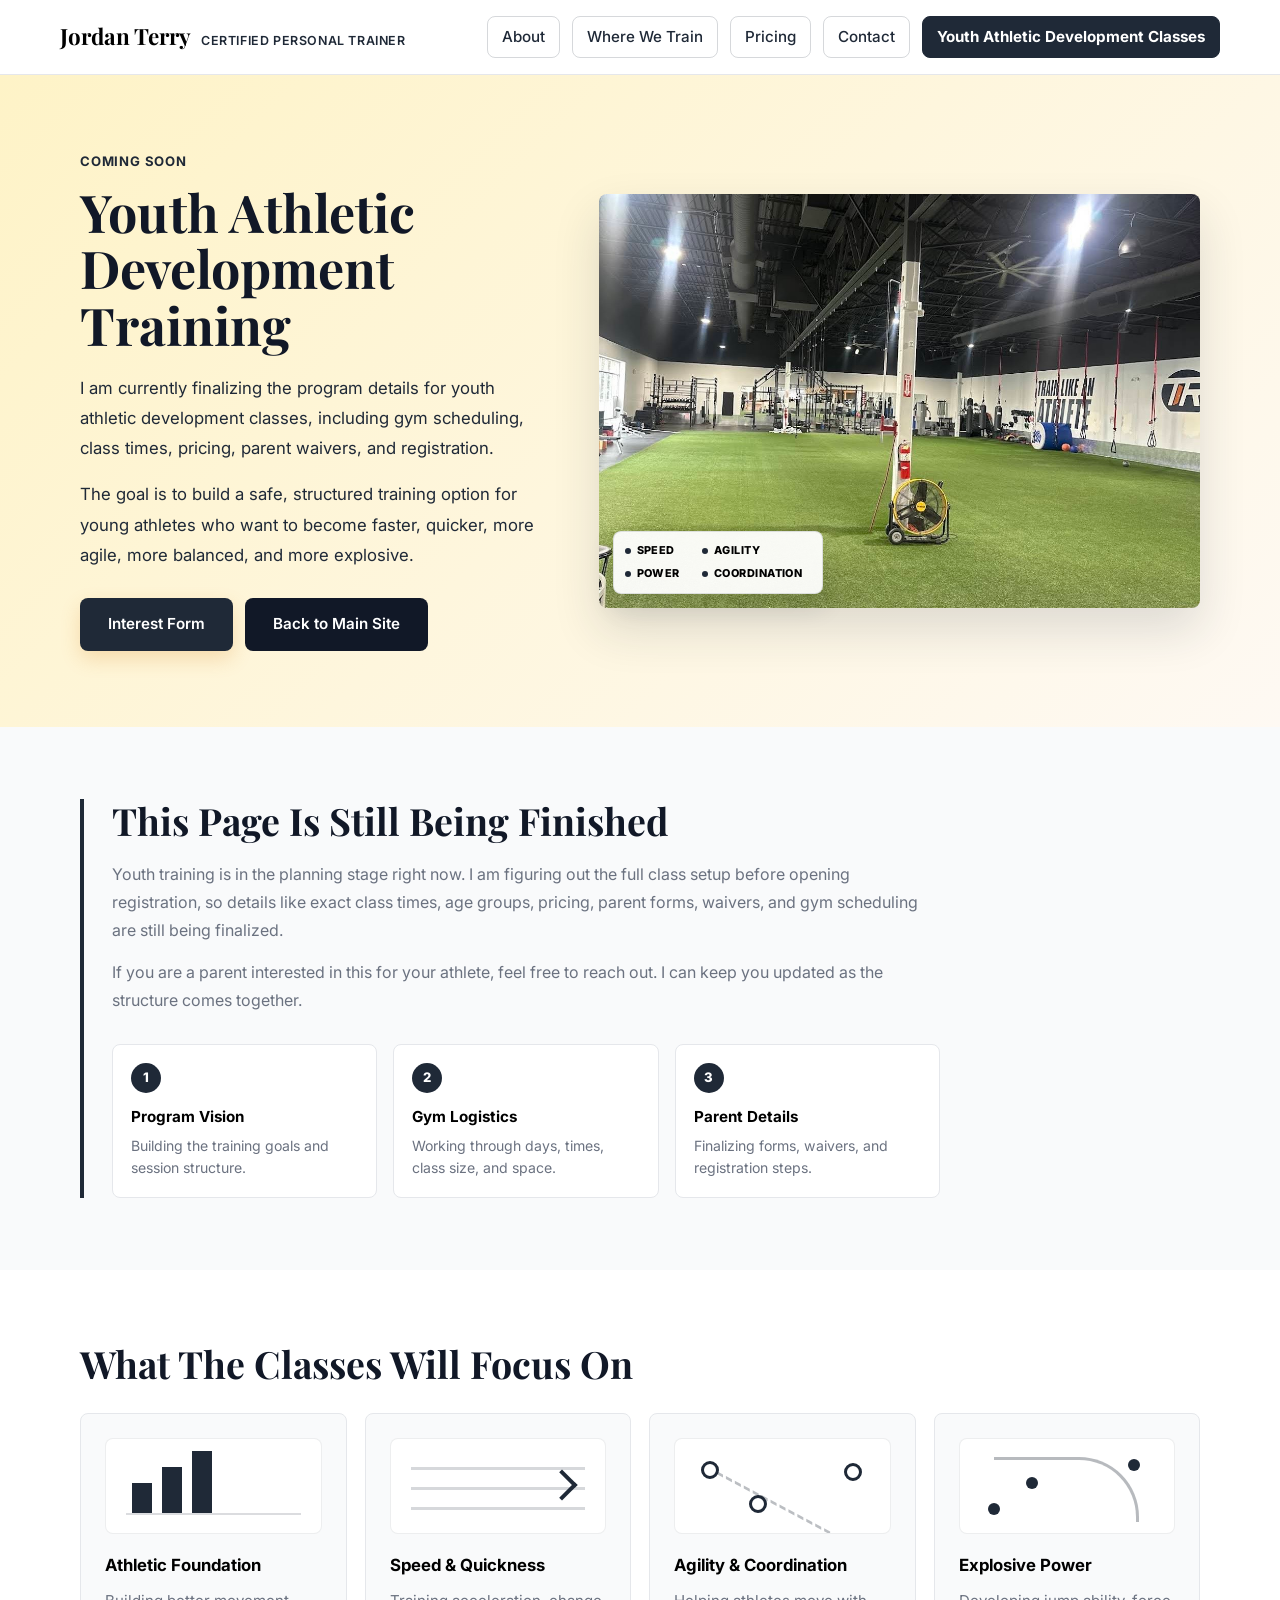
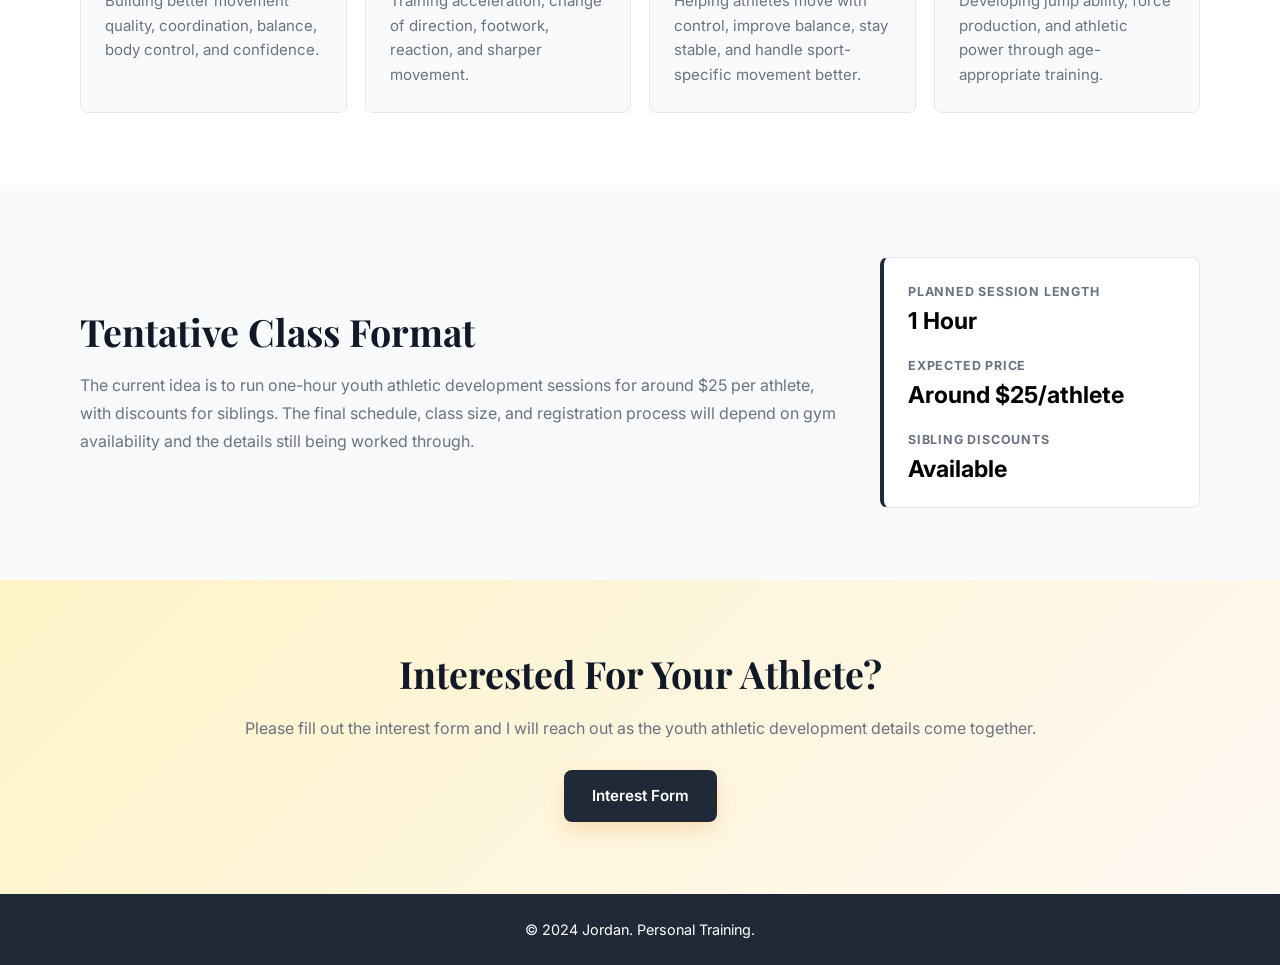
<file: youth-athletic-development/index.html>
<!doctype html>
<html lang="en">
  <head>
    <meta charset="utf-8" />
    <meta name="viewport" content="width=device-width, initial-scale=1" />
    <title>Youth Athletic Development - Jordan Terry Training</title>
    <link rel="preconnect" href="https://fonts.googleapis.com" />
    <link rel="preconnect" href="https://fonts.gstatic.com" crossorigin />
    <link href="https://fonts.googleapis.com/css2?family=Inter:wght@400;500;600;700&amp;family=Playfair+Display:wght@600;700&amp;display=swap" rel="stylesheet" />
    <link rel="stylesheet" href="../styles.css" />
  </head>
  <body>
    <nav class="navbar">
      <div class="nav-container">
        <a class="nav-brand nav-brand-link" href="/">
          <span class="brand-name">Jordan Terry</span>
          <span class="brand-title">Certified Personal Trainer</span>
        </a>
        <div class="nav-links">
          <a href="/#about">About</a>
          <a href="/#training-room">Where We Train</a>
          <a href="/#pricing">Pricing</a>
          <a href="/#contact">Contact</a>
          <a class="nav-cta" href="/youth-athletic-development">Youth Athletic Development Classes</a>
        </div>
      </div>
    </nav>

    <main class="youth-page">
      <section class="youth-hero">
        <div class="youth-hero-container">
          <div class="youth-hero-content">
            <p class="youth-kicker">Coming Soon</p>
            <h1>Youth Athletic Development Training</h1>
            <p class="youth-hero-copy">
              I am currently finalizing the program details for youth athletic development classes, including gym scheduling, class times, pricing, parent waivers, and registration.
            </p>
            <p class="youth-hero-copy">
              The goal is to build a safe, structured training option for young athletes who want to become faster, quicker, more agile, more balanced, and more explosive.
            </p>
            <div class="youth-actions">
              <a class="btn btn-primary" href="https://docs.google.com/forms/d/e/1FAIpQLScWfoaip49OMofT6Dpym1Y8yblmB_MoTU97_O2RXVaaAmidlw/viewform?usp=sharing&amp;ouid=104581894945630071648">Interest Form</a>
              <a class="btn btn-secondary" href="/">Back to Main Site</a>
            </div>
          </div>
          <div class="youth-hero-media">
            <img src="../TTR content/turf-1.jpg" alt="Open turf training area for athletic development sessions" />
            <div class="youth-performance-panel" aria-label="Youth athletic development priorities">
              <span>Speed</span>
              <span>Agility</span>
              <span>Power</span>
              <span>Coordination</span>
            </div>
          </div>
        </div>
      </section>

      <section class="youth-section youth-intro" aria-labelledby="youth-status-title">
        <div class="youth-section-container">
          <div class="youth-status">
            <h2 id="youth-status-title">This Page Is Still Being Finished</h2>
            <p>
              Youth training is in the planning stage right now. I am figuring out the full class setup before opening registration, so details like exact class times, age groups, pricing, parent forms, waivers, and gym scheduling are still being finalized.
            </p>
            <p>
              If you are a parent interested in this for your athlete, feel free to reach out. I can keep you updated as the structure comes together.
            </p>
            <div class="youth-progress" aria-label="Youth athletic development planning progress">
              <div class="youth-progress-item">
                <span>1</span>
                <strong>Program Vision</strong>
                <p>Building the training goals and session structure.</p>
              </div>
              <div class="youth-progress-item">
                <span>2</span>
                <strong>Gym Logistics</strong>
                <p>Working through days, times, class size, and space.</p>
              </div>
              <div class="youth-progress-item">
                <span>3</span>
                <strong>Parent Details</strong>
                <p>Finalizing forms, waivers, and registration steps.</p>
              </div>
            </div>
          </div>
        </div>
      </section>

      <section class="youth-section" aria-labelledby="youth-focus-title">
        <div class="youth-section-container">
          <h2 id="youth-focus-title">What The Classes Will Focus On</h2>
          <div class="youth-grid">
            <article class="youth-card">
              <div class="youth-card-graphic foundation-graphic" aria-hidden="true">
                <span></span>
                <span></span>
                <span></span>
              </div>
              <h3>Athletic Foundation</h3>
              <p>Building better movement quality, coordination, balance, body control, and confidence.</p>
            </article>
            <article class="youth-card">
              <div class="youth-card-graphic speed-graphic" aria-hidden="true">
                <span></span>
                <span></span>
                <span></span>
              </div>
              <h3>Speed &amp; Quickness</h3>
              <p>Training acceleration, change of direction, footwork, reaction, and sharper movement.</p>
            </article>
            <article class="youth-card">
              <div class="youth-card-graphic agility-graphic" aria-hidden="true">
                <span></span>
                <span></span>
                <span></span>
              </div>
              <h3>Agility &amp; Coordination</h3>
              <p>Helping athletes move with control, improve balance, stay stable, and handle sport-specific movement better.</p>
            </article>
            <article class="youth-card">
              <div class="youth-card-graphic power-graphic" aria-hidden="true">
                <span></span>
                <span></span>
                <span></span>
              </div>
              <h3>Explosive Power</h3>
              <p>Developing jump ability, force production, and athletic power through age-appropriate training.</p>
            </article>
          </div>
        </div>
      </section>

      <section class="youth-section youth-format" aria-labelledby="youth-format-title">
        <div class="youth-section-container youth-format-grid">
          <div>
            <h2 id="youth-format-title">Tentative Class Format</h2>
            <p>
              The current idea is to run one-hour youth athletic development sessions for around $25 per athlete, with discounts for siblings. The final schedule, class size, and registration process will depend on gym availability and the details still being worked through.
            </p>
          </div>
          <div class="youth-price-box">
            <span>Planned Session Length</span>
            <strong>1 Hour</strong>
            <span>Expected Price</span>
            <strong>Around $25/athlete</strong>
            <span>Sibling Discounts</span>
            <strong>Available</strong>
          </div>
        </div>
      </section>

      <section class="youth-contact" aria-labelledby="youth-contact-title">
        <div class="youth-contact-container">
          <h2 id="youth-contact-title">Interested For Your Athlete?</h2>
          <p>
            Please fill out the interest form and I will reach out as the youth athletic development details come together.
          </p>
          <div class="youth-actions">
            <a class="btn btn-primary" href="https://docs.google.com/forms/d/e/1FAIpQLScWfoaip49OMofT6Dpym1Y8yblmB_MoTU97_O2RXVaaAmidlw/viewform?usp=sharing&amp;ouid=104581894945630071648">Interest Form</a>
          </div>
        </div>
      </section>
    </main>

    <footer class="footer">
      <p>&copy; 2024 Jordan. Personal Training.</p>
    </footer>
  </body>
</html>
</file>
<file: styles.css>
:root {
  --primary: #1f2937;
  --primary-dark: #000000;
  --primary-light: #9ca3af;
  --warm-brown: #111827;
  --warm-cream: #f3f4f6;
  --text: #1f2937;
  --text-light: #6b7280;
  --bg-light: #f9fafb;
  --bg-white: #ffffff;
  --border: #e5e7eb;
}

* {
  margin: 0;
  padding: 0;
  box-sizing: border-box;
}

html, body {
  height: 100%;
  font-family: 'Inter', system-ui, -apple-system, sans-serif;
  color: var(--text);
  line-height: 1.6;
  background: var(--bg-white);
}

/* Navbar */
.navbar {
  background: var(--bg-white);
  border-bottom: 1px solid var(--border);
  position: sticky;
  top: 0;
  z-index: 100;
  backdrop-filter: blur(10px);
}

.nav-container {
  max-width: 1200px;
  margin: 0 auto;
  display: flex;
  justify-content: space-between;
  align-items: center;
  padding: 16px 20px;
}

.nav-brand {
  display: flex;
  align-items: baseline;
  gap: 10px;
}

.nav-brand-link {
  color: inherit;
  text-decoration: none;
}

.brand-name {
  font-family: 'Playfair Display', serif;
  font-size: 1.4rem;
  font-weight: 700;
  color: var(--primary-dark);
}

.brand-title {
  font-size: 0.78rem;
  font-weight: 600;
  color: var(--primary);
  text-transform: uppercase;
  letter-spacing: 0.6px;
}

.cert-trigger {
  appearance: none;
  background: none;
  border: 0;
  cursor: pointer;
  font-family: inherit;
  padding: 0 0 7px;
  position: relative;
  transition: color 0.3s ease;
}

.cert-trigger::after {
  content: '';
  position: absolute;
  left: 0;
  bottom: 0;
  width: 100%;
  height: 2px;
  background: var(--primary);
  border-radius: 999px;
  opacity: 0.75;
}

.cert-trigger:hover,
.cert-trigger:focus-visible {
  color: var(--primary-dark);
  outline: none;
}

.nav-links {
  display: flex;
  gap: 12px;
  align-items: center;
  flex-wrap: wrap;
  justify-content: flex-end;
}

.nav-links a {
  border: 1px solid rgba(31, 41, 55, 0.18);
  border-radius: 8px;
  text-decoration: none;
  color: var(--text);
  font-size: 0.95rem;
  font-weight: 500;
  padding: 8px 14px;
  transition: background 0.3s ease, border-color 0.3s ease, color 0.3s ease, transform 0.3s ease;
}

.nav-links a:hover,
.nav-links a:focus-visible {
  background: var(--primary);
  border-color: var(--primary);
  color: white;
  outline: none;
  transform: translateY(-1px);
}

.nav-links .nav-cta {
  background: var(--primary);
  border-color: var(--primary);
  color: white;
  font-weight: 700;
}

.nav-links .nav-cta:hover,
.nav-links .nav-cta:focus-visible {
  background: var(--primary-dark);
  border-color: var(--primary-dark);
}

/* Hero Section */
.hero {
  padding: 80px 20px;
  background: linear-gradient(135deg, #fef3c7 0%, #fef9f3 100%);
  min-height: 600px;
  display: flex;
  align-items: center;
}

.hero-container {
  max-width: 1200px;
  margin: 0 auto;
  display: grid;
  grid-template-columns: 1fr 1fr;
  gap: 60px;
  align-items: center;
  width: 100%;
}

.hero-image {
  position: relative;
}

.hero-image img {
  width: 100%;
  height: auto;
  border-radius: 20px;
  box-shadow: 0 20px 50px rgba(217, 119, 6, 0.15);
  display: block;
}

.hero-image::before {
  content: '';
  position: absolute;
  top: -20px;
  left: -20px;
  width: 100%;
  height: 100%;
  background: var(--primary);
  border-radius: 20px;
  z-index: -1;
  opacity: 0.1;
}

.hero-content h1 {
  font-family: 'Playfair Display', serif;
  font-size: 3rem;
  font-weight: 700;
  color: var(--warm-brown);
  margin-bottom: 8px;
  line-height: 1.2;
}

.hero-subtitle {
  font-size: 1.25rem;
  color: var(--primary);
  font-weight: 600;
  margin-bottom: 16px;
}

.hero-description {
  font-size: 1rem;
  color: var(--text-light);
  margin-bottom: 32px;
  line-height: 1.8;
}

/* Buttons */
.btn {
  display: inline-block;
  padding: 14px 28px;
  border-radius: 8px;
  text-decoration: none;
  font-weight: 600;
  font-size: 0.95rem;
  cursor: pointer;
  border: none;
  transition: all 0.3s ease;
  text-align: center;
}

.btn-primary {
  background: var(--primary);
  color: white;
  box-shadow: 0 8px 20px rgba(217, 119, 6, 0.2);
}

.btn-primary:hover {
  background: var(--primary-dark);
  transform: translateY(-2px);
  box-shadow: 0 12px 30px rgba(217, 119, 6, 0.3);
}

.btn-secondary {
  background: var(--warm-brown);
  color: white;
}

.btn-secondary:hover {
  background: #5f2d0c;
}

/* Reviews Section */
.reviews {
  padding: 70px 20px;
  background: linear-gradient(180deg, #fffaf0 0%, var(--bg-light) 100%);
}

.reviews-container {
  max-width: 1200px;
  margin: 0 auto;
}

.reviews-container h2 {
  font-family: 'Playfair Display', serif;
  font-size: 2.5rem;
  color: var(--warm-brown);
  margin-bottom: 30px;
  text-align: center;
}

.reviews-grid {
  display: grid;
  grid-template-columns: 1fr;
  gap: 16px;
  align-items: start;
  max-width: 681px;
  margin: 0 auto;
}

.review-card {
  background: var(--bg-white);
  border: 1px solid rgba(31, 41, 55, 0.08);
  border-radius: 8px;
  box-shadow: 0 14px 34px rgba(31, 41, 55, 0.08);
  padding: 14px;
}

.review-card img {
  display: block;
  width: 100%;
  height: auto;
  border-radius: 6px;
}

/* Philosophy Section */
.philosophy {
  /* bring this section closer to the About section */
  padding: 40px 20px 80px 20px;
  background: var(--bg-light);
}

.philosophy-container {
  max-width: 1200px;
  margin: 0 auto;
}

/* Visually separate the focus list from the trainer words */
.focus-section {
  margin-top: 56px;
  padding: 28px;
  background: var(--bg-white);
  border-radius: 12px;
  box-shadow: 0 8px 24px rgba(0, 0, 0, 0.04);
  border-top: 1px solid var(--border);
}

.focus-section h3 {
  font-size: 1.6rem;
  color: var(--warm-brown);
  margin-bottom: 18px;
  text-align: center;
}

.philosophy-container > h2 {
  font-family: 'Playfair Display', serif;
  font-size: 2.5rem;
  color: var(--warm-brown);
  margin-bottom: 28px;
  text-align: center;
}

.trainer-heart {
  align-items: center;
  animation: trainer-heartbeat 1.45s ease-in-out infinite;
  background: linear-gradient(135deg, #b45309, #f59e0b);
  border-radius: 50%;
  color: white;
  display: inline-flex;
  font-size: 1.05rem;
  height: 34px;
  justify-content: center;
  line-height: 1;
  margin-left: 10px;
  box-shadow: 0 8px 20px rgba(217, 119, 6, 0.2);
  transform-origin: center;
  vertical-align: middle;
  width: 34px;
  will-change: transform;
}

@keyframes trainer-heartbeat {
  0%,
  42%,
  70%,
  100% {
    transform: scale(1);
  }

  14% {
    transform: scale(1.14);
  }

  28% {
    transform: scale(0.96);
  }

  56% {
    transform: scale(1.09);
  }
}

@media (prefers-reduced-motion: reduce) {
  .trainer-heart {
    animation: none;
  }
}

.section-subtitle {
  text-align: center;
  color: var(--text-light);
  font-size: 1.1rem;
  margin-bottom: 48px;
}

.philosophy-grid {
  display: grid;
  grid-template-columns: repeat(auto-fit, minmax(320px, 1fr));
  gap: 32px;
}

.philosophy-card {
  background: var(--bg-white);
  padding: 40px 32px;
  border-radius: 12px;
  border-left: 4px solid var(--primary);
  box-shadow: 0 4px 12px rgba(0, 0, 0, 0.08);
  transition: transform 0.3s ease, box-shadow 0.3s ease;
}

.focus-section {
  margin-top: 40px;
  padding: 32px;
  background: white;
  border-radius: 16px;
  box-shadow: 0 10px 30px rgba(217, 119, 6, 0.1);
}

.focus-section h3 {
  font-size: 1.7rem;
  color: var(--warm-brown);
  margin-bottom: 18px;
  text-align: center;
}

.focus-list {
  list-style: none;
  padding: 0;
  margin: 0;
  display: grid;
  grid-template-columns: repeat(auto-fit, minmax(180px, 1fr));
  gap: 16px;
}

.focus-list li {
  background: var(--bg-light);
  padding: 18px 16px;
  border-radius: 12px;
  font-weight: 600;
  color: var(--text);
  text-align: center;
  box-shadow: inset 0 0 0 1px rgba(217, 119, 6, 0.08);
}

.philosophy-card:hover {
  transform: translateY(-4px);
  box-shadow: 0 12px 24px rgba(217, 119, 6, 0.12);
}

.philosophy-icon {
  font-size: 2rem;
  margin-bottom: 16px;
}

.philosophy-card h3 {
  font-size: 1.3rem;
  color: var(--warm-brown);
  margin-bottom: 12px;
}

.philosophy-card p {
  color: var(--text-light);
  line-height: 1.7;
  font-size: 0.95rem;
}

/* Focus Section */
.focus {
  padding: 60px 20px;
  background: transparent;
}

.focus-container {
  max-width: 1200px;
  margin: 0 auto;
}

.focus-container > h2 {
  font-family: 'Playfair Display', serif;
  font-size: 2.5rem;
  color: var(--warm-brown);
  margin-bottom: 8px;
  text-align: center;
}

.focus-grid {
  display: grid;
  grid-template-columns: repeat(auto-fit, minmax(220px, 1fr));
  gap: 24px;
  margin-top: 28px;
}

.focus-card {
  background: linear-gradient(180deg, var(--bg-white), #fffaf6);
  border-radius: 14px;
  padding: 22px;
  box-shadow: 0 10px 30px rgba(217, 119, 6, 0.08);
  text-align: center;
  transition: transform 0.28s ease, box-shadow 0.28s ease;
}

.focus-card:hover {
  transform: translateY(-6px) scale(1.01);
  box-shadow: 0 18px 40px rgba(217, 119, 6, 0.14);
}

.focus-icon {
  width: 72px;
  height: 72px;
  margin: 0 auto 12px auto;
  display: flex;
  align-items: center;
  justify-content: center;
  border-radius: 50%;
  background: linear-gradient(135deg, var(--primary-light), var(--primary));
  color: white;
  font-size: 2.4rem;
  line-height: 1;
  box-shadow: 0 6px 18px rgba(217, 119, 6, 0.12);
}

.focus-card h3 {
  margin-top: 8px;
  margin-bottom: 8px;
  color: var(--warm-brown);
}

.focus-card p {
  color: var(--text-light);
  font-size: 0.95rem;
}

/* Youth Athletic Development Page */
.youth-page {
  background: var(--bg-white);
}

.youth-hero {
  background: linear-gradient(135deg, #fef3c7 0%, #fef9f3 100%);
  padding: 76px 20px;
}

.youth-hero-container,
.youth-section-container,
.youth-contact-container {
  max-width: 1120px;
  margin: 0 auto;
}

.youth-hero-container {
  display: grid;
  grid-template-columns: minmax(0, 0.88fr) minmax(420px, 1.12fr);
  gap: 46px;
  align-items: center;
}

.youth-kicker {
  color: var(--primary);
  font-size: 0.82rem;
  font-weight: 700;
  letter-spacing: 0.8px;
  margin-bottom: 12px;
  text-transform: uppercase;
}

.youth-hero h1 {
  color: var(--warm-brown);
  font-family: 'Playfair Display', serif;
  font-size: 3.25rem;
  line-height: 1.08;
  margin-bottom: 20px;
}

.youth-hero-copy {
  color: var(--text);
  font-size: 1.05rem;
  line-height: 1.8;
  margin-bottom: 16px;
}

.youth-actions {
  display: flex;
  flex-wrap: wrap;
  gap: 12px;
  margin-top: 28px;
}

.youth-hero-media img {
  aspect-ratio: 16 / 11;
  border-radius: 8px;
  box-shadow: 0 22px 48px rgba(31, 41, 55, 0.14);
  display: block;
  height: 100%;
  object-fit: cover;
  width: 100%;
}

.youth-hero-media {
  position: relative;
}

.youth-performance-panel {
  background: rgba(255, 255, 255, 0.94);
  border: 1px solid rgba(31, 41, 55, 0.12);
  border-radius: 8px;
  bottom: 14px;
  box-shadow: 0 12px 26px rgba(31, 41, 55, 0.14);
  display: grid;
  column-gap: 2px;
  row-gap: 6px;
  grid-template-columns: minmax(0, 0.82fr) minmax(0, 1.18fr);
  left: 14px;
  padding: 10px 11px;
  position: absolute;
  width: min(210px, calc(100% - 28px));
}

.youth-performance-panel span {
  align-items: center;
  color: var(--primary-dark);
  display: flex;
  font-size: 0.68rem;
  font-weight: 800;
  gap: 6px;
  letter-spacing: 0.45px;
  text-transform: uppercase;
}

.youth-performance-panel span::before {
  background: var(--primary);
  border-radius: 50%;
  content: '';
  flex: 0 0 6px;
  height: 6px;
  width: 6px;
}

.youth-section {
  padding: 72px 20px;
}

.youth-intro {
  background: var(--bg-light);
}

.youth-status {
  border-left: 4px solid var(--primary);
  max-width: 860px;
  padding-left: 28px;
}

.youth-section h2,
.youth-contact h2 {
  color: var(--warm-brown);
  font-family: 'Playfair Display', serif;
  font-size: 2.35rem;
  line-height: 1.15;
  margin-bottom: 18px;
}

.youth-section p,
.youth-contact p {
  color: var(--text-light);
  font-size: 1rem;
  line-height: 1.75;
  max-width: 820px;
}

.youth-status p + p {
  margin-top: 14px;
}

.youth-progress {
  display: grid;
  gap: 16px;
  grid-template-columns: repeat(3, minmax(0, 1fr));
  margin-top: 30px;
}

.youth-progress-item {
  background: var(--bg-white);
  border: 1px solid var(--border);
  border-radius: 8px;
  padding: 18px;
}

.youth-progress-item span {
  align-items: center;
  background: var(--primary);
  border-radius: 50%;
  color: white;
  display: inline-flex;
  font-size: 0.82rem;
  font-weight: 800;
  height: 30px;
  justify-content: center;
  margin-bottom: 12px;
  width: 30px;
}

.youth-progress-item strong {
  color: var(--primary-dark);
  display: block;
  font-size: 0.95rem;
  margin-bottom: 6px;
}

.youth-progress-item p {
  font-size: 0.88rem;
  line-height: 1.55;
}

.youth-grid {
  display: grid;
  gap: 18px;
  grid-template-columns: repeat(4, minmax(0, 1fr));
  margin-top: 28px;
}

.youth-card {
  background: var(--bg-light);
  border: 1px solid var(--border);
  border-radius: 8px;
  overflow: hidden;
  padding: 24px;
}

.youth-card-graphic {
  background: var(--bg-white);
  border: 1px solid rgba(31, 41, 55, 0.08);
  border-radius: 8px;
  height: 96px;
  margin-bottom: 18px;
  overflow: hidden;
  position: relative;
}

.foundation-graphic::before,
.foundation-graphic::after,
.speed-graphic::before,
.speed-graphic::after,
.agility-graphic::before,
.agility-graphic::after,
.power-graphic::before,
.power-graphic::after {
  content: '';
  position: absolute;
}

.foundation-graphic span {
  background: var(--primary);
  bottom: 20px;
  position: absolute;
  width: 20px;
}

.foundation-graphic span:nth-child(1) {
  height: 30px;
  left: 26px;
}

.foundation-graphic span:nth-child(2) {
  height: 46px;
  left: 56px;
}

.foundation-graphic span:nth-child(3) {
  height: 62px;
  left: 86px;
}

.foundation-graphic::after {
  background: rgba(31, 41, 55, 0.16);
  bottom: 18px;
  height: 2px;
  left: 20px;
  right: 20px;
}

.speed-graphic span {
  background: rgba(31, 41, 55, 0.18);
  height: 3px;
  left: 20px;
  position: absolute;
  right: 20px;
}

.speed-graphic span:nth-child(1) {
  top: 28px;
}

.speed-graphic span:nth-child(2) {
  top: 48px;
}

.speed-graphic span:nth-child(3) {
  top: 68px;
}

.speed-graphic::after {
  border: solid var(--primary);
  border-width: 0 4px 4px 0;
  height: 18px;
  right: 32px;
  top: 35px;
  transform: rotate(-45deg);
  width: 18px;
}

.agility-graphic span {
  border: 3px solid var(--primary);
  border-radius: 50%;
  height: 18px;
  position: absolute;
  width: 18px;
}

.agility-graphic span:nth-child(1) {
  left: 26px;
  top: 22px;
}

.agility-graphic span:nth-child(2) {
  left: 74px;
  top: 56px;
}

.agility-graphic span:nth-child(3) {
  right: 28px;
  top: 24px;
}

.agility-graphic::after {
  border-bottom: 3px dashed rgba(31, 41, 55, 0.3);
  height: 38px;
  left: 42px;
  top: 29px;
  transform: skewY(28deg);
  width: calc(100% - 84px);
}

.power-graphic span {
  background: var(--primary);
  border-radius: 50%;
  height: 12px;
  position: absolute;
  width: 12px;
}

.power-graphic span:nth-child(1) {
  left: 28px;
  top: 64px;
}

.power-graphic span:nth-child(2) {
  left: 66px;
  top: 38px;
}

.power-graphic span:nth-child(3) {
  right: 34px;
  top: 20px;
}

.power-graphic::after {
  border: solid rgba(31, 41, 55, 0.32);
  border-width: 3px 3px 0 0;
  border-radius: 0 60px 0 0;
  height: 62px;
  left: 34px;
  top: 18px;
  width: calc(100% - 72px);
}

.youth-card h3 {
  color: var(--primary-dark);
  font-size: 1.05rem;
  margin-bottom: 10px;
}

.youth-card p {
  font-size: 0.94rem;
  line-height: 1.65;
}

.youth-format {
  background: var(--bg-light);
}

.youth-format-grid {
  display: grid;
  gap: 40px;
  grid-template-columns: minmax(0, 1fr) 320px;
  align-items: center;
}

.youth-price-box {
  background: var(--bg-white);
  border: 1px solid var(--border);
  border-left: 4px solid var(--primary);
  border-radius: 8px;
  padding: 24px;
}

.youth-price-box span {
  color: var(--text-light);
  display: block;
  font-size: 0.78rem;
  font-weight: 700;
  letter-spacing: 0.8px;
  text-transform: uppercase;
}

.youth-price-box strong {
  color: var(--primary-dark);
  display: block;
  font-size: 1.45rem;
  line-height: 1.2;
  margin: 6px 0 20px;
}

.youth-price-box strong:last-child {
  margin-bottom: 0;
}

.youth-contact {
  background: linear-gradient(135deg, #fef3c7 0%, #fef9f3 100%);
  padding: 72px 20px;
  text-align: center;
}

.youth-contact p {
  margin: 0 auto;
}

.youth-contact .youth-actions {
  justify-content: center;
}

/* Pricing Section */
.pricing {
  padding: 80px 20px;
  background: var(--bg-white);
}

.pricing-container {
  max-width: 900px;
  margin: 0 auto;
}

.pricing-container > h2 {
  color: var(--primary-dark);
  display: table;
  font-family: 'Playfair Display', serif;
  font-size: 3rem;
  font-weight: 700;
  margin: 0 auto 12px;
  text-align: center;
}

.pricing-subtitle {
  color: var(--text-light);
  font-size: 1rem;
  line-height: 1.6;
  margin: 0 auto 48px;
  max-width: 760px;
  text-align: center;
}

.pricing-content {
  display: flex;
  flex-direction: column;
  gap: 32px;
}

.pricing-item h3 {
  font-size: 1.2rem;
  color: var(--warm-brown);
  margin-bottom: 8px;
  font-weight: 700;
}

.pricing-item p {
  color: var(--text);
  font-size: 1rem;
}

.pricing-item {
  padding-left: 32px;
}

.pricing-category {
  background: var(--bg-light);
  padding: 28px;
  border-radius: 0;
  border-left: 4px solid var(--primary);
}

.pricing-category h3 {
  color: var(--primary-dark);
  align-items: center;
  display: inline-flex;
  gap: 10px;
  font-size: 1.55rem;
  margin-bottom: 24px;
  font-weight: 700;
  text-transform: uppercase;
  letter-spacing: 0.8px;
}

.pricing-heading-icon {
  border: 2px solid var(--primary);
  border-radius: 8px;
  display: inline-flex;
  flex: 0 0 auto;
  height: 32px;
  justify-content: center;
  position: relative;
  width: 38px;
}

.pricing-heading-icon span {
  display: block;
  position: relative;
}

.pricing-heading-icon span::before {
  background: var(--primary);
  border-radius: 50%;
  content: '';
  height: 8px;
  left: 50%;
  position: absolute;
  top: 7px;
  transform: translateX(-50%);
  width: 8px;
}

.pricing-heading-icon span::after {
  background: var(--primary);
  border-radius: 8px 8px 3px 3px;
  content: '';
  height: 10px;
  left: 50%;
  position: absolute;
  top: 17px;
  transform: translateX(-50%);
  width: 13px;
}

.single-person-icon span {
  height: 100%;
  width: 20px;
}

.couple-person-icon {
  width: 48px;
}

.couple-person-icon span {
  height: 100%;
  width: 18px;
}

.couple-person-icon span:first-child {
  margin-right: -2px;
}

.couple-person-icon span:last-child {
  margin-left: -2px;
}

.pricing-section {
  margin-bottom: 20px;
}

.pricing-section h4 {
  font-size: 1.05rem;
  color: var(--text);
  margin-bottom: 6px;
  font-weight: 600;
}

.pricing-section p {
  color: var(--text-light);
  font-size: 0.95rem;
  line-height: 1.6;
}

.pricing-list {
  list-style: none;
  padding: 0;
  margin: 16px 0 0 0;
  display: flex;
  flex-direction: column;
  gap: 10px;
}

.pricing-list li {
  color: var(--text);
  font-size: 0.95rem;
  padding-left: 24px;
  position: relative;
  line-height: 1.5;
}

.pricing-list li:before {
  content: '•';
  position: absolute;
  left: 0;
  color: var(--primary);
  font-weight: bold;
}

.pricing-note {
  background: var(--bg-white);
  padding: 28px;
  border-radius: 12px;
  border-right: 1px solid var(--border);
  border-bottom: 1px solid var(--border);
  border-left: 1px solid var(--border);
}

.pricing-note p {
  color: var(--text);
  font-size: 0.95rem;
  line-height: 1.7;
  margin-bottom: 16px;
}

.pricing-note p:last-child {
  margin-bottom: 0;
}
/* Training Room Section */
.gym {
  padding: 92px 20px;
  background: var(--bg-light);
}

.gym-container {
  max-width: 1200px;
  margin: 0 auto;
}

.gym-header {
  display: flex;
  flex-direction: column;
  align-items: center;
  justify-content: center;
  gap: 12px;
  margin-bottom: 34px;
  text-align: center;
}

.gym-heading-row {
  display: grid;
  grid-template-columns: 1fr auto 1fr;
  align-items: center;
  justify-content: center;
  column-gap: 30px;
  width: 100%;
}

.gym-logo {
  width: 152px;
  height: auto;
  border-radius: 18px;
  justify-self: start;
  margin-left: 26px;
  box-shadow: 0 10px 30px rgba(0, 0, 0, 0.12);
}

.gym-heading-row h2 {
  font-family: 'Playfair Display', serif;
  font-size: 4.75rem;
  line-height: 1.05;
  margin: 0;
  color: var(--warm-brown);
  grid-column: 2;
}

.gym-location {
  color: var(--text-light);
  font-size: 1.08rem;
  margin: 0;
  line-height: 1.55;
  max-width: 100%;
}

.gym-text {
  max-width: 920px;
  margin: 0 auto;
  text-align: left;
}

.gym-text p {
  color: var(--text);
  line-height: 1.85;
  margin-bottom: 0;
  font-size: 1.05rem;
}

.gym-copy-primary,
.gym-copy-secondary {
  display: block;
}

.gym-copy-primary {
  margin-bottom: 20px;
}

.gym-media {
  isolation: isolate;
  margin: 30px auto 0;
  max-width: 1040px;
  padding: 28px 0;
  position: relative;
}

.gym-media::before {
  background-image:
    url('assets/tr-logo.png'),
    url('assets/tr-logo.png'),
    url('assets/tr-logo.png'),
    url('assets/tr-logo.png'),
    url('assets/tr-logo.png'),
    url('assets/tr-logo.png'),
    url('assets/tr-logo.png'),
    url('assets/tr-logo.png'),
    url('assets/tr-logo.png'),
    url('assets/tr-logo.png'),
    url('assets/tr-logo.png'),
    url('assets/tr-logo.png'),
    url('assets/tr-logo.png'),
    url('assets/tr-logo.png');
  background-position:
    calc(50% - 748px) 36px,
    calc(50% + 712px) 146px,
    calc(50% - 748px) 256px,
    calc(50% + 712px) 366px,
    calc(50% - 748px) 476px,
    calc(50% + 712px) 586px,
    calc(50% - 748px) 696px,
    calc(50% + 712px) 806px,
    calc(50% - 748px) 916px,
    calc(50% + 712px) 1026px,
    calc(50% - 748px) 1136px,
    calc(50% + 712px) 1246px,
    calc(50% - 748px) 1356px,
    calc(50% + 712px) 1466px;
  background-repeat: no-repeat;
  background-size: 120px 120px;
  content: '';
  bottom: -180px;
  left: 50%;
  pointer-events: none;
  position: absolute;
  top: 0;
  transform: translateX(-50%);
  width: 100vw;
  z-index: 0;
}

.gym-media h3,
.weights-grid,
.turf-grid {
  position: relative;
  z-index: 1;
}

.gym-media h3 {
  font-family: 'Playfair Display', serif;
  font-size: 2.08rem;
  color: var(--warm-brown);
  margin-bottom: 30px;
  letter-spacing: 0.6px;
}

.weights-grid {
  display: grid;
  grid-template-columns: minmax(0, 0.95fr) minmax(280px, 0.78fr);
  gap: 20px;
  margin-bottom: 34px;
  align-items: stretch;
}

.weights-video,
.weights-images img,
.turf-photo-button {
  overflow: hidden;
  border-radius: 14px;
  background: var(--bg-white);
  box-shadow: 0 12px 32px rgba(0, 0, 0, 0.1);
}

.weights-video video {
  width: 100%;
  height: 100%;
  min-height: 330px;
  display: block;
  object-fit: cover;
}

.weights-images {
  display: grid;
  gap: 18px;
}

.weights-images img {
  width: 100%;
  height: 100%;
  aspect-ratio: 4 / 3;
  display: block;
  object-fit: cover;
}

.turf-grid {
  display: grid;
  grid-template-columns: repeat(3, minmax(0, 1fr));
  gap: 18px;
}

.turf-photo-button {
  border: 0;
  cursor: pointer;
  padding: 0;
  transition: box-shadow 0.25s ease, transform 0.25s ease;
}

.turf-photo-button:hover,
.turf-photo-button:focus-visible {
  box-shadow: 0 18px 42px rgba(0, 0, 0, 0.16);
  outline: none;
  transform: translateY(-3px);
}

.turf-grid img {
  width: 100%;
  aspect-ratio: 4 / 3;
  display: block;
  object-fit: cover;
}

@media (max-width: 1024px) {
  .gym-heading-row {
    grid-template-columns: auto auto;
    width: auto;
  }

  .gym-heading-row h2 {
    grid-column: auto;
  }

  .gym-logo {
    justify-self: auto;
    margin-left: 0;
  }

  .weights-grid {
    grid-template-columns: 1fr;
    margin-left: auto;
    margin-right: auto;
    max-width: 760px;
  }

  .gym-media {
    padding-left: 0;
    padding-right: 0;
  }

  .gym-media::before {
    background-position:
      calc(50% - 447px) 40px,
      calc(50% + 445px) 150px,
      calc(50% - 447px) 260px,
      calc(50% + 445px) 370px,
      calc(50% - 447px) 480px,
      calc(50% + 445px) 590px,
      calc(50% - 447px) 700px,
      calc(50% + 445px) 810px,
      calc(50% - 447px) 920px,
      calc(50% + 445px) 1030px,
      calc(50% - 447px) 1140px,
      calc(50% + 445px) 1250px,
      calc(50% - 447px) 1360px,
      calc(50% + 445px) 1470px;
    background-size: 86px 86px;
  }
}

@media (max-width: 768px) {
  .gym {
    padding: 64px 18px;
  }

  .gym-header {
    gap: 16px;
  }

  .gym-logo {
    width: 112px;
  }

  .gym-heading-row {
    gap: 16px;
    grid-template-columns: 1fr;
  }

  .gym-heading-row h2 {
    font-size: 3rem;
  }

  .gym-location {
    font-size: 0.92rem;
  }

  .gym-media h3 {
    font-size: 1.55rem;
    margin-bottom: 20px;
  }

  .gym-media {
    padding-left: 0;
    padding-right: 0;
  }

  .gym-media::before {
    display: none;
  }

  .weights-video video {
    min-height: 280px;
  }

  .turf-grid {
    grid-template-columns: 1fr;
  }

  .turf-photo-button {
    cursor: default;
  }

  .turf-photo-button:hover,
  .turf-photo-button:focus-visible {
    box-shadow: 0 12px 32px rgba(0, 0, 0, 0.1);
    transform: none;
  }
}

/* Contact Section */
.contact {
  padding: 100px 20px;
  background: linear-gradient(135deg, #fef3c7 0%, #fef9f3 100%);
  text-align: center;
}

.contact-container {
  max-width: 600px;
  margin: 0 auto;
}

.contact-note {
  font-size: 0.9rem;
  font-weight: 700;
  letter-spacing: 0.8px;
  color: var(--text);
  margin-top: 32px;
  line-height: 1.5;
}

.form-link {
  color: #0066cc;
  text-decoration: underline;
  font-weight: 600;
  transition: color 0.3s ease;
}

.form-link:hover {
  color: #004499;
}

.contact-container h2 {
  font-family: 'Playfair Display', serif;
  font-size: 2.5rem;
  color: var(--warm-brown);
  margin-bottom: 8px;
}

.contact-methods {
  display: grid;
  grid-template-columns: 1fr 1fr;
  gap: 32px;
  margin: 48px 0;
}

.contact-method h3 {
  color: var(--primary);
  font-size: 0.9rem;
  text-transform: uppercase;
  letter-spacing: 0.8px;
  margin-bottom: 8px;
}

.contact-method a {
  font-size: 1.2rem;
  color: var(--text);
  text-decoration: none;
  font-weight: 600;
}

.contact-method a:hover {
  color: var(--primary);
}

/* Footer */
.footer {
  background: var(--text);
  color: white;
  text-align: center;
  padding: 24px 20px;
  font-size: 0.9rem;
}

.cert-modal {
  align-items: center;
  display: none;
  inset: 0;
  justify-content: center;
  padding: 24px;
  position: fixed;
  z-index: 1000;
}

.cert-modal.is-open {
  display: flex;
}

.cert-modal-backdrop {
  background: rgba(17, 24, 39, 0.72);
  inset: 0;
  position: absolute;
}

.cert-modal-panel {
  background: var(--bg-white);
  border-radius: 12px;
  box-shadow: 0 24px 80px rgba(0, 0, 0, 0.28);
  max-height: 92vh;
  max-width: 900px;
  overflow: hidden;
  position: relative;
  width: min(100%, 900px);
  z-index: 1;
}

.cert-modal-header {
  align-items: center;
  border-bottom: 1px solid var(--border);
  display: flex;
  justify-content: space-between;
  gap: 16px;
  padding: 16px 18px;
}

.cert-modal-header h2 {
  color: var(--warm-brown);
  font-family: 'Playfair Display', serif;
  font-size: 1.45rem;
  line-height: 1.2;
  margin: 0;
}

.cert-modal-close {
  align-items: center;
  background: var(--bg-light);
  border: 1px solid var(--border);
  border-radius: 50%;
  color: var(--text);
  cursor: pointer;
  display: inline-flex;
  font-size: 1.5rem;
  height: 36px;
  justify-content: center;
  line-height: 1;
  width: 36px;
}

.cert-modal-close:hover,
.cert-modal-close:focus-visible {
  background: var(--primary);
  color: white;
  outline: none;
}

.cert-frame {
  border: 0;
  display: block;
  height: min(74vh, 760px);
  width: 100%;
}

.cert-download {
  border-top: 1px solid var(--border);
  color: var(--primary);
  display: block;
  font-size: 0.92rem;
  font-weight: 600;
  padding: 12px 18px;
  text-align: center;
}

.image-lightbox {
  align-items: center;
  display: none;
  inset: 0;
  justify-content: center;
  padding: 24px;
  position: fixed;
  z-index: 1100;
}

.image-lightbox.is-open {
  display: flex;
}

.image-lightbox-backdrop {
  background: rgba(17, 24, 39, 0.78);
  border: 0;
  cursor: pointer;
  inset: 0;
  padding: 0;
  position: absolute;
}

.image-lightbox-panel {
  max-height: 88vh;
  max-width: min(1040px, 92vw);
  position: relative;
  z-index: 1;
}

.image-lightbox-panel img {
  background: var(--bg-white);
  border-radius: 12px;
  box-shadow: 0 24px 80px rgba(0, 0, 0, 0.32);
  display: block;
  max-height: 88vh;
  max-width: 100%;
  object-fit: contain;
}

.image-lightbox-close {
  align-items: center;
  background: var(--bg-white);
  border: 1px solid var(--border);
  border-radius: 50%;
  color: var(--text);
  cursor: pointer;
  display: inline-flex;
  font-size: 1.45rem;
  height: 38px;
  justify-content: center;
  line-height: 1;
  position: absolute;
  right: -12px;
  top: -12px;
  width: 38px;
}

.image-lightbox-close:hover,
.image-lightbox-close:focus-visible {
  background: var(--primary);
  color: white;
  outline: none;
}

.back-to-top {
  align-items: center;
  background: var(--primary);
  border: 1px solid rgba(255, 255, 255, 0.45);
  border-radius: 50%;
  box-shadow: 0 12px 28px rgba(31, 41, 55, 0.22);
  color: white;
  cursor: pointer;
  display: inline-flex;
  font-family: inherit;
  font-size: 1.25rem;
  font-weight: 700;
  height: 42px;
  justify-content: center;
  opacity: 0;
  pointer-events: none;
  position: fixed;
  right: 22px;
  top: 50%;
  transform: translateY(calc(-50% + 10px));
  transition: opacity 0.25s ease, transform 0.25s ease, background 0.25s ease;
  width: 42px;
  z-index: 90;
}

.back-to-top.is-visible {
  opacity: 1;
  pointer-events: auto;
  transform: translateY(-50%);
}

.back-to-top:hover,
.back-to-top:focus-visible {
  background: var(--primary-dark);
  outline: none;
  transform: translateY(calc(-50% - 2px));
}

/* Responsive */
@media (max-width: 768px) {
  .nav-container {
    align-items: flex-start;
    gap: 14px;
  }

  .nav-links {
    gap: 8px 14px;
    font-size: 0.85rem;
  }

  .nav-links a {
    font-size: 0.85rem;
  }

  .hero-container {
    grid-template-columns: 1fr;
    gap: 40px;
    padding: 0;
  }

  .hero-content h1 {
    font-size: 2rem;
  }

  .philosophy-container > h2 {
    font-size: 2rem;
  }

  .philosophy-grid {
    grid-template-columns: 1fr;
  }

  .reviews-grid {
    grid-template-columns: 1fr;
  }

  .youth-hero {
    padding: 56px 20px;
  }

  .youth-hero-container,
  .youth-format-grid {
    grid-template-columns: 1fr;
  }

  .youth-hero h1 {
    font-size: 2.4rem;
  }

  .youth-grid {
    grid-template-columns: repeat(2, minmax(0, 1fr));
  }

  .youth-progress {
    grid-template-columns: 1fr;
  }

  .youth-price-box {
    max-width: 420px;
  }

  .contact-methods {
    grid-template-columns: 1fr;
    gap: 24px;
  }

  .contact-container h2 {
    font-size: 2rem;
  }
}

/* Mobile polish */
@media (max-width: 640px) {
  body {
    overflow-x: hidden;
  }

  .navbar {
    position: static;
  }

  .nav-container {
    flex-direction: column;
    align-items: center;
    gap: 14px;
    padding: 16px 20px;
    text-align: center;
  }

  .nav-brand {
    flex-direction: column;
    align-items: center;
    gap: 2px;
  }

  .brand-name {
    font-size: 1.25rem;
  }

  .brand-title {
    font-size: 0.7rem;
  }

  .nav-links {
    justify-content: center;
    gap: 10px 16px;
    width: 100%;
  }

  .nav-links a {
    font-size: 0.84rem;
    line-height: 1.2;
  }

  .nav-links .nav-cta {
    flex-basis: 100%;
    max-width: 340px;
  }

  .hero,
  .reviews,
  .philosophy,
  .focus,
  .youth-section,
  .youth-contact,
  .pricing,
  .gym,
  .contact {
    padding-left: 20px;
    padding-right: 20px;
  }

  .hero {
    padding-top: 56px;
    padding-bottom: 56px;
    min-height: auto;
  }

  .hero-container {
    gap: 28px;
  }

  .hero-content h1,
  .reviews-container h2,
  .philosophy-container > h2,
  .focus-container > h2,
  .pricing-container > h2,
  .contact-container h2 {
    font-size: 1.9rem;
    line-height: 1.15;
  }

  .hero-subtitle,
  .section-subtitle,
  .contact-note {
    font-size: 0.9rem;
  }

  .youth-hero {
    padding: 44px 20px;
  }

  .youth-hero-container {
    gap: 28px;
  }

  .youth-hero h1 {
    font-size: 2.1rem;
  }

  .youth-hero-copy {
    font-size: 1rem;
  }

  .youth-performance-panel {
    bottom: 12px;
    left: 12px;
    padding: 10px 11px;
    width: min(220px, calc(100% - 24px));
  }

  .youth-progress {
    gap: 12px;
  }

  .youth-actions,
  .youth-contact .youth-actions {
    align-items: stretch;
    flex-direction: column;
  }

  .youth-actions .btn {
    width: 100%;
  }

  .youth-section h2,
  .youth-contact h2 {
    font-size: 1.85rem;
  }

  .youth-status {
    padding-left: 18px;
  }

  .youth-grid {
    grid-template-columns: 1fr;
  }

  .youth-card {
    padding: 20px;
  }

  .youth-price-box {
    max-width: none;
  }

  .pricing-category h3 {
    font-size: 1.15rem;
    max-width: 100%;
  }

  .pricing-heading-icon {
    height: 28px;
    width: 34px;
  }

  .couple-person-icon {
    width: 42px;
  }

  .hero-description,
  .philosophy-card p,
  .focus-card p,
  .pricing-section p,
  .pricing-list li,
  .pricing-note p,
  .gym-text p {
    font-size: 0.95rem;
    line-height: 1.7;
  }

  .philosophy,
  .reviews,
  .focus,
  .pricing,
  .gym,
  .contact {
    padding-top: 56px;
    padding-bottom: 56px;
  }

  .philosophy-card,
  .pricing-category,
  .pricing-note {
    padding: 24px 20px;
  }

  .gym-heading-row {
    grid-template-columns: 1fr;
    justify-items: center;
    gap: 12px;
    width: 100%;
  }

  .gym-heading-row h2 {
    font-size: 2.45rem;
    line-height: 1.08;
    text-align: center;
  }

  .gym-logo {
    width: 104px;
    margin-left: 0;
  }

  .gym-location {
    font-size: 0.9rem;
    line-height: 1.45;
  }

  .gym-media {
    margin-top: 26px;
    max-width: 100%;
  }

  .gym-media h3 {
    font-size: 1.6rem;
    margin-bottom: 18px;
  }

  .weights-grid {
    display: flex;
    flex-direction: column;
    gap: 18px;
    max-width: 100%;
    margin-bottom: 30px;
  }

  .weights-video video {
    min-height: 240px;
    aspect-ratio: 4 / 3;
  }

  .weights-images {
    grid-template-columns: 1fr;
    gap: 18px;
  }

  .weights-images img,
  .turf-grid img {
    width: 100%;
    height: auto;
  }

  .turf-grid {
    grid-template-columns: 1fr;
  }

  .contact-method a {
    font-size: 1rem;
    overflow-wrap: anywhere;
  }

  .cert-modal {
    padding: 14px;
  }

  .cert-modal-header {
    padding: 12px 14px;
  }

  .cert-modal-header h2 {
    font-size: 1.2rem;
  }

  .cert-frame {
    height: 68vh;
  }

  .back-to-top {
    height: 38px;
    right: 16px;
    width: 38px;
  }
}
</file>
